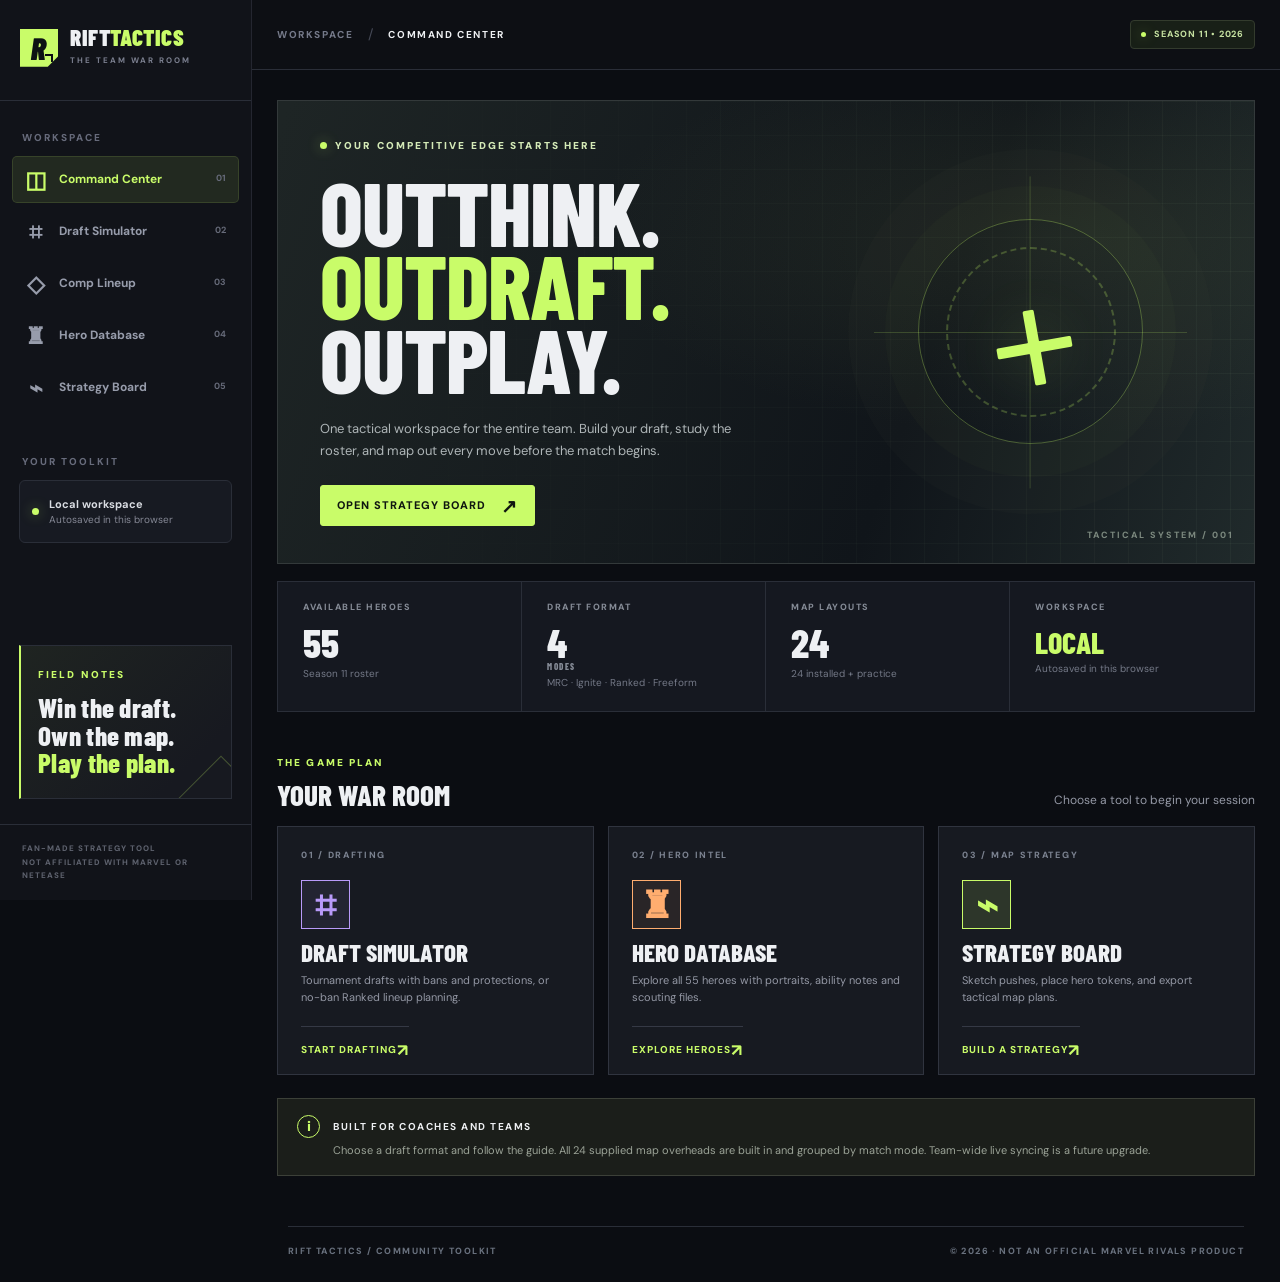
<file: index.html>
<!doctype html>
<html lang="en">
<head>
  <meta charset="UTF-8" />
  <meta name="viewport" content="width=device-width, initial-scale=1.0" />
  <meta name="theme-color" content="#0b0d13" />
  <meta name="description" content="A fan-made team draft and map strategy planning toolkit." />
  <title>Rift Tactics — Team Drafts, Hero Intelligence & Tactical Maps</title>
  <link rel="preconnect" href="https://fonts.googleapis.com" />
  <link rel="preconnect" href="https://fonts.gstatic.com" crossorigin />
  <link href="https://fonts.googleapis.com/css2?family=Barlow+Condensed:wght@500;600;700;800;900&family=DM+Sans:wght@400;500;600;700;800&display=swap" rel="stylesheet" />
  <link rel="stylesheet" href="styles.css" />
</head>
<body>
<div class="app-shell">
  <aside class="sidebar" id="sidebar">
    <div class="brand"><div class="brand-mark"><span>R</span><i></i></div><div class="brand-copy"><strong>RIFT<span>TACTICS</span></strong><small>THE TEAM WAR ROOM</small></div></div>
    <div class="side-section">WORKSPACE</div>
    <nav class="nav-list" aria-label="Main navigation">
      <button class="nav-link active" data-page="overview"><span class="nav-icon">◫</span> Command Center <span class="nav-key">01</span></button>
      <button class="nav-link" data-page="draft"><span class="nav-icon">⌗</span> Draft Simulator <span class="nav-key">02</span></button>
      <button class="nav-link" data-page="comp"><span class="nav-icon">◇</span> Comp Lineup <span class="nav-key">03</span></button>
      <button class="nav-link" data-page="heroes"><span class="nav-icon">♜</span> Hero Database <span class="nav-key">04</span></button>
      <button class="nav-link" data-page="board"><span class="nav-icon">⌁</span> Strategy Board <span class="nav-key">05</span></button>
    </nav>
    <div class="side-section side-section-second">YOUR TOOLKIT</div>
    <div class="side-info"><span class="pulse"></span><div><strong>Local workspace</strong><small>Autosaved in this browser</small></div></div>
    <div class="side-tips"><span class="eyebrow">FIELD NOTES</span><p>Win the draft.<br/>Own the map.<br/><em>Play the plan.</em></p><div class="corner-line"></div></div>
    <div class="sidebar-footer">FAN-MADE STRATEGY TOOL<br/>NOT AFFILIATED WITH MARVEL OR NETEASE</div>
  </aside>

  <main class="main-content">
    <header class="topbar"><div class="topbar-left"><button id="mobileMenu" class="icon-button mobile-menu" aria-label="Toggle menu">☰</button><span class="breadcrumb">WORKSPACE</span><span class="breadcrumb-divider">/</span><strong id="breadcrumbPage">COMMAND CENTER</strong></div><div class="topbar-right"><span class="version-pill"><span></span> SEASON 11 • 2026</span></div></header>

    <section class="page active" id="page-overview">
      <div class="hero-banner"><div class="banner-grid"></div><div class="hero-banner-copy"><div class="eyebrow banner-eyebrow"><span class="status-dot"></span> YOUR COMPETITIVE EDGE STARTS HERE</div><h1>OUTTHINK.<br/><span>OUTDRAFT.</span><br/>OUTPLAY.</h1><p>One tactical workspace for the entire team. Build your draft, study the roster, and map out every move before the match begins.</p><button class="btn lime-btn" data-jump="board">OPEN STRATEGY BOARD <b>↗</b></button></div><div class="banner-decoration"><span class="big-cross">+</span><div class="rings"><div class="inner-ring"></div></div><span class="banner-caption">TACTICAL SYSTEM / 001</span></div></div>
      <div class="stats-strip"><div><span>AVAILABLE HEROES</span><strong id="statHeroes">55</strong><small>Season 11 roster</small></div><div><span>DRAFT FORMAT</span><strong>4<span class="metric-unit"> MODES</span></strong><small>MRC · Ignite · Ranked · Freeform</small></div><div><span>MAP LAYOUTS</span><strong id="statMaps">12</strong><small>24 installed + practice</small></div><div><span>WORKSPACE</span><strong class="stat-green">LOCAL</strong><small>Autosaved in this browser</small></div></div>
      <div class="section-heading"><div><span class="eyebrow">THE GAME PLAN</span><h2>YOUR WAR ROOM</h2></div><span class="muted">Choose a tool to begin your session</span></div>
      <div class="tool-grid"><button class="tool-card" data-jump="draft"><span class="tool-number">01 / DRAFTING</span><div class="tool-symbol tool-symbol-purple">⌗</div><h3>DRAFT SIMULATOR</h3><p>Tournament drafts with bans and protections, or no-ban Ranked lineup planning.</p><div class="tool-footer">START DRAFTING <span>↗</span></div></button><button class="tool-card" data-jump="heroes"><span class="tool-number">02 / HERO INTEL</span><div class="tool-symbol tool-symbol-orange">♜</div><h3>HERO DATABASE</h3><p>Explore all 55 heroes with portraits, ability notes and scouting files.</p><div class="tool-footer">EXPLORE HEROES <span>↗</span></div></button><button class="tool-card" data-jump="board"><span class="tool-number">03 / MAP STRATEGY</span><div class="tool-symbol tool-symbol-lime">⌁</div><h3>STRATEGY BOARD</h3><p>Sketch pushes, place hero tokens, and export tactical map plans.</p><div class="tool-footer">BUILD A STRATEGY <span>↗</span></div></button></div>
      <div class="notice"><span class="notice-icon">i</span><div><strong>BUILT FOR COACHES AND TEAMS</strong><p>Choose a draft format and follow the guide. All 24 supplied map overheads are built in and grouped by match mode. Team-wide live syncing is a future upgrade.</p></div></div>
    </section>

    <section class="page" id="page-draft">
      <div class="page-title-row"><div><span class="eyebrow">MODULE 01 / DRAFT SIMULATOR</span><h1>THE DRAFT ROOM<span class="heading-dot">.</span></h1><p>Practice MRC / Ignite drafts—or build team compositions in Ranked mode without bans.</p></div><div class="page-actions"><button class="btn ghost-btn" id="draftUndo">↶ UNDO</button><button class="btn outline-btn" id="draftReset">RESET DRAFT ↻</button><button class="btn lime-btn" id="draftExport">EXPORT PLAN ⇩</button></div></div>
      <div class="draft-control-panel"><div class="control-group"><label for="draftMode">DRAFT TYPE</label><select id="draftMode"><option value="basic">MRC / Tournament Basic</option><option value="ignite">Ignite / Tournament Advanced</option><option value="ranked">Ranked Lineup Planner · NO BANS</option><option value="free">Freeform practice</option></select></div><div class="control-group"><label for="teamAName">TEAM ALPHA</label><input id="teamAName" maxlength="26" value="TEAM ALPHA" /></div><div class="control-group"><label for="teamBName">TEAM OMEGA</label><input id="teamBName" maxlength="26" value="TEAM OMEGA" /></div></div>
      <div class="draft-tutorial" aria-label="Draft tutorial"><div class="draft-tutorial-top"><div><span class="eyebrow">START HERE / DRAFT SCHOOL</span><h2>HOW BANS &amp; LOCKS WORK</h2><p>You don't need tournament experience. Pick a format above and follow the highlighted action below. Ranked mode has no bans in this planner.</p></div><span class="lesson-tag">BEGINNER FRIENDLY</span></div><div class="tutorial-cards"><div><b class="tutorial-icon red-text">✕</b><strong>BAN</strong><p>Remove a hero from play. In MRC and Ranked the hero is unavailable to both teams; in Ignite the ban targets the opposing team only.</p></div><div><b class="tutorial-icon lime-text">◇</b><strong>LOCK / PROTECT</strong><p>Protect a hero from later bans. It doesn't mean you're forced to play them; it keeps them available for your team.</p></div><div><b class="tutorial-icon blue-text">↳</b><strong>FOLLOW THE ORDER</strong><p>The simulator tells you which team acts next. Choose any available hero below to record that decision. Use Undo or Reset anytime.</p></div></div><div class="format-explainer"><div><strong id="formatGuideTitle">MRC / Tournament Basic</strong><p id="formatGuideDescription"></p><p class="format-detail" id="formatGuideDetail"></p><a id="formatSourceLink" href="https://www.marvelrivals.com/news/20250701/42745_1229373.html" target="_blank" rel="noopener noreferrer">CHECK FORMAT REFERENCE ↗</a></div><div class="format-info"><span class="eyebrow">FULL PICK / BAN SEQUENCE</span><div class="draft-turn-list" id="draftTurnList"></div></div></div></div>
      <div class="draft-status"><span class="eyebrow">CURRENT PHASE</span><div class="draft-status-main"><div><strong id="draftStep">STEP 01 / 10</strong><span id="draftInstruction">TEAM ALPHA · BAN A HERO</span></div><div class="phase-track" id="phaseTrack"></div></div><p id="draftExplanation">Tournament (Basic) follows the official published A/B ban and lock sequence. Locked heroes cannot be banned later.</p></div>
      <div class="draft-teams" id="draftTeams"><article class="draft-team" id="draftTeamA"><div class="team-topline blue"><span class="tag">A / BLUE SIDE</span><strong id="draftTeamALabel">TEAM ALPHA</strong></div><div class="draft-group-label lock-heading">HERO PROTECTIONS <span class="lock-limit">2 MAX</span></div><div class="draft-slots" id="aLocks"></div><div class="draft-group-label ban-label">HERO BANS <span class="ban-limit">3 MAX</span></div><div class="draft-slots ban-slots" id="aBans"></div></article><article class="draft-team" id="draftTeamB"><div class="team-topline red"><span class="tag">B / RED SIDE</span><strong id="draftTeamBLabel">TEAM OMEGA</strong></div><div class="draft-group-label lock-heading">HERO PROTECTIONS <span class="lock-limit">2 MAX</span></div><div class="draft-slots" id="bLocks"></div><div class="draft-group-label ban-label">HERO BANS <span class="ban-limit">3 MAX</span></div><div class="draft-slots ban-slots" id="bBans"></div></article></div>
      <div class="draft-pool-header"><div><span class="eyebrow">HERO SELECTION</span><h2>CHOOSE A HERO <span id="draftCount" class="count-badge">55</span></h2></div><div class="filters"><input type="search" id="draftSearch" placeholder="⌕  Search heroes..." /><select id="draftRole"><option value="All">All roles</option><option value="Vanguard">Vanguard</option><option value="Duelist">Duelist</option><option value="Strategist">Strategist</option><option value="Flex">Flex</option></select></div></div>
      <div id="rankedControls" class="ranked-controls" hidden><span class="eyebrow">NO-BAN TEAM COMPOSITION</span><p>Choose a team, then tap heroes to add or remove them. Each side can have 6 heroes. This is a strategy lineup planner, not the in-game Ranked ban sequence.</p><div class="toggle-cluster"><button class="ranked-side active" data-team="a">🔵 TEAM ALPHA</button><button class="ranked-side" data-team="b">🔴 TEAM OMEGA</button></div></div>
      <div id="freeformControls" class="freeform-controls" hidden><span>FREEFORM ACTION</span><div class="toggle-cluster"><button class="choice active" data-team="a" data-action="BAN">A · BAN</button><button class="choice" data-team="a" data-action="LOCK">A · LOCK</button><button class="choice" data-team="b" data-action="BAN">B · BAN</button><button class="choice" data-team="b" data-action="LOCK">B · LOCK</button></div><small>Click a selected hero again to remove it.</small></div>
      <div class="draft-pool-tip" id="draftPoolTip">Tap a hero card to add it to the current draft. Tap the <strong>i</strong> button on a card to view that hero’s abilities.</div><div class="hero-pool" id="draftGrid"></div>
    </section>

    <section class="page" id="page-comp">
      <div class="page-title-row"><div><span class="eyebrow">MODULE 02 / COMP LINEUP</span><h1>BUILD YOUR LINEUP<span class="heading-dot">.</span></h1><p>Choose six heroes for each team, alongside the bans and saves from Draft Simulator.</p></div><div class="page-actions"><button class="btn ghost-btn" id="clearCompLineups">CLEAR BOTH</button><button class="btn lime-btn" id="compExport">EXPORT PLAN ⇩</button></div></div>
      <div class="comp-workspace">
        <div class="comp-side-panel">
          <div class="comp-team-switch" id="compTeamSwitch"><button class="active" data-team="a"><span>1</span> TEAM ALPHA</button><button data-team="b"><span>2</span> TEAM OMEGA</button></div>
          <div class="comp-active-banner"><span>NOW BUILDING</span><strong id="compActiveTeam">TEAM ALPHA</strong><small id="compPickCount">0 / 6 HEROES</small></div>
          <div class="comp-selected-list" id="compSelectedList"></div>
          <button class="btn ghost-btn clear-team-btn" id="clearCompTeam">CLEAR ACTIVE TEAM</button>
        </div>
        <div class="comp-main-panel">
          <div class="comp-summary" id="compSummary"></div>
          <div class="draft-pool-header comp-pool-header"><div><span class="eyebrow">HERO ROSTER</span><h2>PICK YOUR HEROES <span id="compCount" class="count-badge">55</span></h2></div><div class="filters"><input type="search" id="compSearch" placeholder="⌕  Search heroes..." /><select id="compRole"><option value="All">All roles</option><option value="Vanguard">Vanguard</option><option value="Duelist">Duelist</option><option value="Strategist">Strategist</option><option value="Flex">Flex</option></select></div></div>
          <div class="comp-pick-instruction" id="compPickInstruction">Tap a hero to add it to Team Alpha. Tap an added hero again to remove it.</div>
          <div class="hero-pool" id="compGrid"></div>
        </div>
      </div>
    </section>

    <section class="page" id="page-heroes">
      <div class="page-title-row"><div><span class="eyebrow">MODULE 02 / HERO INTELLIGENCE</span><h1>HERO DATABASE<span class="heading-dot">.</span></h1><p>Study role strengths, signature abilities and your team's custom scouting notes.</p></div><div class="roster-count"><b>55</b><span>PLAYABLE HEROES<br/>SEASON 11</span></div></div>
      <div class="intel-head"><div class="hero-search"><span>⌕</span><input type="search" id="heroSearch" placeholder="Search the hero database..." /></div><div class="role-pills" id="heroRolePills"><button data-role="All" class="active">ALL <span>55</span></button><button data-role="Vanguard">VANGUARDS <span>14</span></button><button data-role="Duelist">DUELISTS <span>27</span></button><button data-role="Strategist">STRATEGISTS <span>13</span></button><button data-role="Flex">FLEX <span>1</span></button></div></div>
      <div class="hero-database-grid" id="heroDatabase"></div>
      <div class="roster-footer">All 55 heroes include role, playstyle, and portrait links. Selected signature abilities have original short descriptions; use each profile’s Full Ability Guide for the comprehensive and latest move list. Portrait images require an internet connection.</div>
    </section>

    <section class="page" id="page-board">
      <div class="page-title-row board-title-row"><div><span class="eyebrow">MODULE 03 / TACTICAL PLANNING</span><h1>STRATEGY BOARD<span class="heading-dot">.</span></h1><p>Map your routes, position your roster, and export the call sheet.</p></div><div class="page-actions"><button class="btn ghost-btn" id="boardUndo">↶ UNDO</button><label class="export-format-label" for="imageFormat">DISCORD EXPORT <select id="imageFormat"><option value="jpeg">JPG · Smaller file</option><option value="png">PNG · Highest quality</option></select></label><button class="btn outline-btn" id="boardDownload" disabled>⇩ EXPORT IMAGE</button></div></div>
      <div class="board-top-controls"><div class="control-group"><label for="mapMode">GAME MODE</label><select id="mapMode"><option value="Convergence">Convergence · 5 layouts</option><option value="Convoy">Convoy · 5 layouts</option><option value="Domination">Domination · 14 objective layouts</option><option value="Practice">Practice</option></select></div><div class="control-group map-select-group"><label for="mapSelect">MAP / OBJECTIVE LAYOUT</label><select id="mapSelect"></select></div><div class="control-group"><label for="boardPhase">PLAN / PHASE</label><select id="boardPhase"><option value="Opening attack">Opening attack</option><option value="First objective">First objective</option><option value="Second objective">Second objective</option><option value="Final push">Final push</option><option value="Defensive hold">Defensive hold</option><option value="Retake">Retake</option></select></div><div class="upload-inline legacy-upload" hidden><input type="file" accept="image/png,image/jpeg,image/webp" id="mapUpload" hidden /><button id="removeMapImage" hidden>Use bundled map</button></div></div>
      <div class="map-library-tip"><strong>YOUR MAP LIBRARY</strong><span><strong>24 installed layouts</strong> from your Rival_Maps.zip, including each Domination capture point. Choose a mode and layout above. Tokens, arrows and notes save separately for every layout.</span></div><div class="board-shell"><div class="board-main"><div class="board-toolbar"><div class="tool-buttons" id="boardTools"><button class="board-tool active" data-tool="select" title="Select / move token (V)"><span>⌖</span><small>MOVE</small></button><button class="board-tool" data-tool="pen" title="Freehand pen (P)"><span>✎</span><small>DRAW</small></button><button class="board-tool" data-tool="arrow" title="Arrow (A)"><span>↗</span><small>ARROW</small></button><button class="board-tool" data-tool="circle" title="Area marker (C)"><span>◯</span><small>AREA</small></button><button class="board-tool" data-tool="eraser" title="Remove item (E)"><span>⌫</span><small>ERASE</small></button></div><div class="board-options"><div class="colors" id="brushColors"><button class="swatch active" data-color="#c7f964" style="--swatch:#c7f964" aria-label="Lime"></button><button class="swatch" data-color="#68bcff" style="--swatch:#68bcff" aria-label="Blue"></button><button class="swatch" data-color="#ff6b69" style="--swatch:#ff6b69" aria-label="Red"></button><button class="swatch" data-color="#ffffff" style="--swatch:#ffffff" aria-label="White"></button></div><label class="brush-size">SIZE <input type="range" id="brushSize" min="2" max="13" value="5" /></label><button id="clearBoard" class="clear-button">CLEAR MARKS ↻</button></div></div>
      <div class="canvas-viewport" id="canvasViewport"><div class="stage" id="boardStage"><canvas id="boardCanvas" width="1100" height="680" aria-label="Interactive tactical strategy map"></canvas></div></div>
      <div class="board-bottom"><div><span class="board-map-title" id="mapLabel">PRACTICE ARENA</span><span id="mapTypeTag" class="map-mode-tag">CONTROL</span><span class="schematic-warning" id="schematicWarning">PRACTICE SCHEMATIC — PICK A REAL LAYOUT ABOVE</span></div><div class="zoom-controls"><button id="zoomOut">−</button><span id="zoomLabel">100%</span><button id="zoomIn">+</button><button id="zoomReset" aria-label="Reset zoom">↺</button></div></div></div>
      <aside class="board-side"><div class="board-side-head"><span class="eyebrow">SQUAD POSITIONING</span><h3>HERO TOKENS</h3><p>Tap a portrait, then tap the map to place it. Use Move to drag tokens with a mouse or finger.</p></div><div class="side-choice"><button class="active" id="allySide" data-side="ally"><span class="side-dot ally-dot"></span> ALLIES</button><button id="enemySide" data-side="enemy"><span class="side-dot enemy-dot"></span> OPPONENTS</button></div><div class="board-search-wrap"><input type="search" id="tokenSearch" placeholder="⌕  Find hero to place" /></div><div class="token-list" id="tokenList"></div><div class="board-note-area"><label for="strategyNotes">COACH'S NOTES</label><textarea id="strategyNotes" rows="5" placeholder="Entry timing, ult combos, flank route, target priority..."></textarea><small>Stored with this map in your browser.</small></div><button class="btn lime-btn side-export" id="boardSave">SAVE TO BROWSER <b>✓</b></button></aside></div>
      <div class="board-help"><div><strong>01 · PLACE</strong><p>Choose an ally or enemy portrait, then tap anywhere on the board.</p></div><div><strong>02 · SKETCH</strong><p>Draw attack routes, arrows and zones in four different colors.</p></div><div><strong>03 · SHARE</strong><p>Export a JPG (smaller) or PNG (lossless) that uploads like a normal Discord image.</p></div></div>
    </section>
    <footer class="main-footer">RIFT TACTICS / COMMUNITY TOOLKIT <span>© 2026 · NOT AN OFFICIAL MARVEL RIVALS PRODUCT</span></footer>
  </main>
</div>
<div class="modal-overlay" id="heroModal" hidden><article class="hero-modal" role="dialog" aria-modal="true" aria-labelledby="modalName"><div class="modal-head"><span class="eyebrow">HERO INTELLIGENCE FILE</span><button class="modal-close" id="closeModal" aria-label="Close hero details">✕</button></div><div id="modalBody"></div></article></div>
<div id="toast" class="toast" role="status" aria-live="polite"></div>
<script src="data.js"></script><script src="app.js"></script>
</body>
</html>
</file>
<file: styles.css>
:root{--bg:#0b0d12;--sidebar:#111319;--panel:#151820;--panel-light:#1b1e27;--line:#2a2e38;--text:#eef0f3;--muted:#9498a5;--dim:#626775;--lime:#c9fc69;--lime-soft:rgba(201,252,105,.12);--blue:#62b8ff;--red:#ff6a77;--orange:#ffad6f;--purple:#b99afa;--display:'Barlow Condensed',Impact,'Arial Narrow',sans-serif;--body:'DM Sans',Arial,sans-serif}
*{box-sizing:border-box}html{scroll-behavior:smooth}body{margin:0;background:var(--bg);font:14px/1.5 var(--body);color:var(--text)}button,input,select,textarea{font:inherit}button{cursor:pointer}button:focus-visible,input:focus-visible,select:focus-visible,textarea:focus-visible{outline:2px solid var(--lime);outline-offset:2px}button:disabled{opacity:.42;cursor:not-allowed}a{color:var(--lime)}.app-shell{display:flex;min-height:100vh}.sidebar{width:252px;min-width:252px;background:var(--sidebar);border-right:1px solid #242630;min-height:100vh;position:fixed;top:0;bottom:0;left:0;display:flex;flex-direction:column;z-index:30}.brand{display:flex;align-items:center;gap:12px;padding:27px 20px 31px;border-bottom:1px solid var(--line)}.brand-mark{width:38px;height:38px;background:var(--lime);color:#0c1213;display:grid;place-items:center;position:relative;clip-path:polygon(0 0,100% 0,100% 73%,73% 100%,0 100%)}.brand-mark span{font:900 31px/1 var(--display);transform:skew(-8deg)}.brand-mark i{width:8px;height:8px;border-right:2px solid var(--bg);border-top:2px solid var(--bg);position:absolute;right:5px;bottom:5px}.brand-copy strong{display:block;font:900 23px/.9 var(--display);letter-spacing:.6px}.brand-copy strong span{color:var(--lime)}.brand-copy small{color:#7c8090;font:700 8px/1 var(--body);letter-spacing:2px}.side-section{padding:30px 22px 12px;font:800 10px var(--body);color:#676b7b;letter-spacing:2px}.side-section-second{padding-top:44px}.nav-list{padding:0 12px;display:flex;flex-direction:column;gap:5px}.nav-link{border:1px solid transparent;background:transparent;color:#979cab;display:flex;align-items:center;padding:11px 12px;gap:13px;text-align:left;font-weight:700;font-size:12px;border-radius:5px;transition:.18s}.nav-link:hover{background:#21242c;color:#fff}.nav-link.active{background:rgba(201,252,105,.095);color:var(--lime);border-color:rgba(201,252,105,.12)}.nav-icon{width:21px;text-align:center;font:600 23px/1 var(--display)}.nav-key{margin-left:auto;font-size:9px;color:#676b7a}.side-info{margin:0 19px;display:flex;gap:10px;align-items:center;border:1px solid var(--line);border-radius:6px;background:#171a22;padding:15px 12px}.side-info strong,.side-info small{display:block}.side-info strong{font-size:11px;color:#d9dce2}.side-info small{font-size:10px;color:#858895}.pulse,.status-dot,.version-pill>span{width:7px;height:7px;border-radius:50%;background:var(--lime);box-shadow:0 0 13px rgba(201,252,105,.4);flex:none}.side-tips{margin:auto 19px 25px;border:1px solid var(--line);border-left:2px solid var(--lime);padding:17px;background:linear-gradient(135deg,#1f2421 0,#171920 80%);position:relative;overflow:hidden}.side-tips p{font:800 27px/1.03 var(--display);margin:10px 0 4px;letter-spacing:.3px}.side-tips em{font-style:normal;color:var(--lime)}.corner-line{width:60px;height:60px;position:absolute;right:-20px;bottom:-30px;border:1px solid rgba(201,252,105,.25);transform:rotate(45deg)}.sidebar-footer{border-top:1px solid var(--line);padding:17px 22px;color:#5e626e;font-size:8px;line-height:1.7;letter-spacing:1px;font-weight:800}.main-content{margin-left:252px;min-width:0;flex:1;display:flex;flex-direction:column}.topbar{height:70px;min-height:70px;display:flex;align-items:center;justify-content:space-between;gap:10px;padding:0 36px;border-bottom:1px solid var(--line);background:rgba(14,16,22,.95);position:sticky;top:0;z-index:15;backdrop-filter:blur(12px)}.topbar-left,.topbar-right{display:flex;align-items:center;gap:15px}.breadcrumb{font-weight:800;letter-spacing:1.6px;font-size:10px;color:#747989}.breadcrumb-divider{color:#454956}.topbar-left strong{font-size:10px;letter-spacing:1.6px}.version-pill{border:1px solid #333b2d;background:#181f17;padding:7px 10px;border-radius:4px;font-size:9px;color:#c5e1a0;font-weight:800;letter-spacing:.8px;white-space:nowrap;display:flex;gap:8px;align-items:center}.version-pill>span{width:5px;height:5px}.utility-button,.icon-button{border:1px solid var(--line);background:#191c23;color:#b9bec8;padding:8px 12px;border-radius:4px;font-weight:800;font-size:11px}.utility-button:hover,.icon-button:hover{border-color:#68744c;color:#fff}.utility-primary{background:var(--lime);color:#0a0d12;border-color:var(--lime)}.utility-primary:hover{color:#0a0d12;background:#d8ff92}.mobile-menu{display:none}.page{display:none;padding:30px 36px 50px;max-width:1620px;width:100%;margin:0 auto;animation:appear .2s ease}.page.active{display:block}@keyframes appear{from{opacity:.5;transform:translateY(3px)}to{opacity:1;transform:none}}.eyebrow{color:var(--lime);letter-spacing:2.1px;font-size:10px;font-weight:900}.muted{font-size:12px;color:var(--muted)}h1,h2,h3,p{margin-top:0}h1,h2,h3{font-family:var(--display)}h1{font-size:53px;line-height:.94;font-weight:800;letter-spacing:.2px;margin:12px 0}h2{font-size:29px;line-height:1;margin:8px 0 0;font-weight:800}h3{font-size:24px;font-weight:800;line-height:1.05}.heading-dot{color:var(--lime)}.hero-banner{min-height:380px;border:1px solid #33393a;position:relative;display:flex;align-items:stretch;overflow:hidden;background:radial-gradient(ellipse at 80% 30%,rgba(99,112,66,.18),transparent 43%),linear-gradient(110deg,#1e2525 1%,#10151a 65%,#202a2b)}.banner-grid{position:absolute;inset:0;background-image:linear-gradient(rgba(220,255,200,.04) 1px,transparent 1px),linear-gradient(90deg,rgba(220,255,200,.04) 1px,transparent 1px);background-size:34px 34px;mask-image:linear-gradient(90deg,transparent,#000)}.hero-banner-copy{position:relative;z-index:1;padding:37px 42px 37px;max-width:610px}.banner-eyebrow{color:#d4eab7;display:flex;align-items:center;gap:8px}.hero-banner h1{font-size:clamp(64px,7vw,100px);line-height:.82;letter-spacing:-1px;margin:22px 0 23px}.hero-banner h1 span{color:var(--lime)}.hero-banner p{max-width:445px;color:#aeb5b7;font-size:13px;line-height:1.7;margin-bottom:22px}.btn{border-radius:3px;border:1px solid var(--line);font:800 11px var(--body);letter-spacing:1px;min-height:38px;padding:10px 16px;display:inline-flex;align-items:center;justify-content:center;gap:15px;white-space:nowrap}.btn b{font:800 19px/1 var(--display)}.lime-btn{background:var(--lime);color:#0f1610;border-color:var(--lime)}.lime-btn:hover{background:#daffa2}.ghost-btn{background:#1b1e26;color:#ddd;border-color:#323541}.ghost-btn:hover{background:#272b33}.outline-btn{background:transparent;color:#d9dde4;border-color:#545969}.outline-btn:hover{border-color:var(--lime);color:var(--lime)}.banner-decoration{flex:1;min-width:260px;position:relative;display:grid;place-items:center}.rings{width:290px;height:290px;border:1px solid rgba(200,252,105,.3);border-radius:50%;display:grid;place-items:center;box-shadow:0 0 0 33px rgba(156,194,103,.025),0 0 0 70px rgba(156,194,103,.015);position:relative}.rings:before,.rings:after{content:'';height:1px;width:140%;position:absolute;background:rgba(201,252,105,.18);left:-20%;top:50%}.rings:after{transform:rotate(90deg)}.inner-ring{width:170px;height:170px;border:2px dashed rgba(201,252,105,.24);border-radius:50%}.big-cross{color:var(--lime);font:400 235px/1 var(--display);position:absolute;z-index:1;text-shadow:0 0 55px rgba(201,252,105,.16);transform:rotate(-10deg)}.banner-caption{position:absolute;right:20px;bottom:20px;letter-spacing:2px;color:#7b887e;font-size:9px;font-weight:800}.stats-strip{display:grid;grid-template-columns:repeat(4,1fr);margin-top:17px;border:1px solid var(--line);background:#151820}.stats-strip>div{padding:19px 25px;border-right:1px solid var(--line)}.stats-strip>div:last-child{border-right:0}.stats-strip span:first-child{display:block;letter-spacing:1.5px;font-size:9px;font-weight:800;color:#858b96}.stats-strip strong{display:block;font:800 40px/1 var(--display);margin-top:8px}.stats-strip small{color:#747987;font-size:10px}.stats-strip .metric-unit{font-size:17px;color:#aeb5bd;letter-spacing:0}.stats-strip strong.stat-green{color:var(--lime);font-size:30px;padding-top:5px}.section-heading{display:flex;justify-content:space-between;align-items:end;margin:39px 0 17px}.tool-grid{display:grid;grid-template-columns:repeat(3,1fr);gap:14px}.tool-card{min-height:249px;background:#171a21;border:1px solid #30343f;text-align:left;padding:22px 23px 0;display:flex;flex-direction:column;transition:.18s;overflow:hidden}.tool-card:hover{border-color:var(--lime);transform:translateY(-3px);background:#1b1f25}.tool-number{color:#7b8290;letter-spacing:1.7px;font-weight:800;font-size:9px}.tool-symbol{margin:17px 0 10px;width:49px;height:49px;display:grid;place-items:center;font:700 37px var(--display);border:1px solid currentColor}.tool-symbol-purple{color:var(--purple);background:rgba(181,149,255,.08)}.tool-symbol-orange{color:var(--orange);background:rgba(255,170,110,.08)}.tool-symbol-lime{color:var(--lime);background:var(--lime-soft)}.tool-card h3{font-size:25px;margin:0 0 7px;color:var(--text)}.tool-card p{color:var(--muted);font-size:11px;line-height:1.6;max-width:275px;margin-bottom:17px}.tool-footer{border-top:1px solid #353945;margin-top:auto;padding:15px 0;color:var(--lime);font-size:10px;font-weight:800;letter-spacing:1px;display:flex;justify-content:space-between}.tool-footer span{font-size:17px;line-height:1}.notice{display:flex;gap:13px;padding:16px 19px;border:1px solid #3c4038;background:#1b1e1a;margin-top:23px}.notice-icon{color:var(--lime);display:grid;place-items:center;flex:none;width:23px;height:23px;border-radius:50%;border:1px solid currentColor;font-weight:900}.notice strong{font-size:10px;letter-spacing:1.5px}.notice p{font-size:11px;line-height:1.65;color:#9ba397;margin:5px 0 0}.main-footer{margin:auto 36px 0;padding:18px 0 23px;border-top:1px solid var(--line);font-size:9px;letter-spacing:1.4px;color:#69717e;font-weight:800;display:flex;justify-content:space-between;gap:20px}.page-title-row{display:flex;align-items:end;justify-content:space-between;gap:20px;margin:11px 0 26px}.page-title-row p{font-size:12px;color:var(--muted);margin:10px 0 0}.page-actions{display:flex;gap:9px;align-items:center;flex-wrap:wrap}.draft-control-panel,.board-top-controls{display:flex;gap:14px;align-items:end;background:var(--panel);border:1px solid var(--line);padding:17px;margin-bottom:16px}.control-group{display:flex;flex-direction:column;gap:6px;min-width:0;flex:1}.control-group:first-child{flex:1.45}.control-group label,.board-note-area label{color:#8c92a2;letter-spacing:1.3px;font-size:9px;font-weight:900}.control-group select,.control-group input,.filters input,.filters select,.hero-search input,.board-search-wrap input{width:100%;background:#0f1117;color:#f1f2f4;border:1px solid #343844;border-radius:3px;min-height:39px;padding:0 13px;font-size:12px;outline:none}.control-group input:focus,.control-group select:focus,.filters input:focus,.filters select:focus{border-color:var(--lime)}select{appearance:auto}input::placeholder,textarea::placeholder{color:#6e7280}.draft-status{padding:20px 23px;border:1px solid #44553b;background:linear-gradient(105deg,#222a1c,#1a201b 60%,#15191d);margin-bottom:16px}.draft-status-main{display:flex;justify-content:space-between;gap:25px;align-items:center}.draft-status-main strong{display:block;font:800 29px/1 var(--display);margin:5px 0}.draft-status-main span{font-size:12px;font-weight:800;color:#e3e5df}.phase-track{display:flex;gap:4px;align-items:center}.phase-track span{display:block;width:21px;height:6px;background:#343d34;transform:skew(-20deg)}.phase-track span.done{background:var(--lime)}.phase-track span.current{background:#fff}.draft-status>p{color:#89917f;margin:9px 0 0;font-size:10px}.draft-teams{display:grid;grid-template-columns:1fr 1fr;gap:14px}.draft-team{background:#151821;border:1px solid var(--line);padding:20px}.team-topline{display:flex;justify-content:space-between;align-items:center;border-bottom:1px solid #353b4b;padding-bottom:13px;margin-bottom:15px;gap:10px}.team-topline strong{font:800 25px var(--display);text-transform:uppercase;overflow:hidden;text-overflow:ellipsis;white-space:nowrap}.team-topline .tag{font-size:9px;letter-spacing:1.4px;font-weight:900;white-space:nowrap}.team-topline.blue .tag{color:var(--blue)}.team-topline.red .tag{color:var(--red)}.draft-group-label{display:flex;justify-content:space-between;letter-spacing:1.4px;color:#989eae;font-size:9px;font-weight:900;margin-bottom:8px}.draft-group-label span{color:#5e6473}.ban-label{margin-top:17px}.draft-slots{display:flex;gap:8px;min-height:51px}.draft-slot{border:1px dashed #464b57;background:#1b1e26;flex:1;min-width:0;height:52px;display:flex;align-items:center;justify-content:center;color:#565d6b;font:800 12px var(--display);position:relative;overflow:hidden}.draft-slot.filled{border-style:solid;border-color:#536070;background:#222a32;justify-content:flex-start;padding:6px;gap:7px}.draft-slot .slot-avatar{width:31px;height:36px;flex:none;display:grid;place-items:center;background:#394453;color:white;font:800 14px var(--display)}.draft-slot span.slot-name{font-size:10px;color:#fff;font-weight:800;line-height:1.2;text-transform:uppercase;overflow:hidden;text-overflow:ellipsis}.ban-slots .draft-slot.filled{border-color:#633c44;background:#271d22}.ban-slots .slot-avatar{background:#683f4c}.ban-slots .slot-name{color:#ffb5b5}.draft-pool-header{display:flex;justify-content:space-between;gap:20px;align-items:end;margin-top:32px;margin-bottom:15px}.count-badge{font:800 12px var(--body);vertical-align:middle;display:inline-flex;padding:5px 9px;border:1px solid #414550;color:#b9bec7;position:relative;top:-4px}.filters{display:flex;gap:9px;max-width:390px;width:100%}.filters input{flex:1}.filters select{width:135px}.hero-pool{display:grid;grid-template-columns:repeat(7,minmax(0,1fr));gap:9px}.pool-card{border:1px solid #343946;background:#1a1e28;min-height:110px;padding:8px;position:relative;text-align:left;color:#e4e7ed;display:flex;flex-direction:column;align-items:center;justify-content:center;gap:10px;overflow:hidden;transition:.15s}.pool-card:hover:not(:disabled){border-color:var(--lime);background:#273027}.pool-card.selected{opacity:.44;filter:grayscale(.65)}.pool-card.selected:after{content:attr(data-status);position:absolute;inset:auto 0 0;background:#353a44;text-align:center;font:800 9px var(--body);letter-spacing:1px;padding:4px}.pool-card .avatar{width:46px;height:49px;display:grid;place-items:center;background:linear-gradient(140deg,#47495d,#282b3c);font:800 23px var(--display);clip-path:polygon(10% 0,100% 0,100% 78%,90% 100%,0 100%,0 20%);border:0}.avatar[data-role=Vanguard]{background:linear-gradient(135deg,#294c5c,#283449);color:#8ad0f2}.avatar[data-role=Duelist]{background:linear-gradient(135deg,#674141,#322631);color:#fdb9a2}.avatar[data-role=Strategist]{background:linear-gradient(135deg,#3c5338,#273b35);color:#d0fda9}.avatar[data-role=Flex]{background:linear-gradient(135deg,#5c466e,#2b2b41);color:#dcc1ff}.pool-card .pool-name{font-size:10px;text-transform:uppercase;font-weight:800;letter-spacing:.3px;text-align:center;line-height:1.2}.pool-role-tag{position:absolute;top:6px;right:7px;color:#71798b;font-size:8px;font-weight:900}.freeform-controls{display:flex;align-items:center;gap:16px;border:1px solid #3f3a31;background:#221e1c;padding:11px 16px;margin-bottom:12px;flex-wrap:wrap}.freeform-controls[hidden]{display:none}.freeform-controls>span{font-size:10px;font-weight:900;letter-spacing:1px}.freeform-controls small{color:#8e919a;margin-left:auto}.toggle-cluster{display:flex;gap:4px}.choice{border:1px solid #3a3d44;background:#191b22;color:#a5aab4;padding:8px 11px;font-weight:900;font-size:9px}.choice.active{border-color:var(--lime);color:var(--lime);background:#2a3322}.roster-count{display:flex;gap:10px;align-items:center;border-left:2px solid var(--lime);padding:5px 0 5px 16px}.roster-count b{font:800 54px/.9 var(--display)}.roster-count span{font-size:9px;font-weight:900;color:var(--muted);letter-spacing:1px}.intel-head{display:flex;gap:13px;align-items:center;justify-content:space-between;margin-bottom:19px}.hero-search{position:relative;flex:1;max-width:345px}.hero-search span{position:absolute;left:12px;top:2px;font-size:24px;color:var(--muted)}.hero-search input{padding-left:36px;height:44px}.role-pills{display:flex;gap:6px;flex-wrap:wrap}.role-pills button{border:1px solid #353945;background:#191c23;color:#a8aebb;font-size:9px;font-weight:900;letter-spacing:.5px;padding:13px 10px}.role-pills button.active{background:var(--lime);border-color:var(--lime);color:#151b12}.role-pills span{opacity:.6;padding-left:3px}.hero-database-grid{display:grid;grid-template-columns:repeat(5,minmax(0,1fr));gap:12px}.database-card{border:1px solid #343944;background:linear-gradient(150deg,#20242e,#161a21);text-align:left;min-height:184px;padding:16px;position:relative;overflow:hidden;display:flex;flex-direction:column;align-items:flex-start;color:var(--text);transition:.15s}.database-card:hover{border-color:var(--lime);transform:translateY(-2px)}.database-card:before{content:'';position:absolute;right:-18px;top:-20px;width:95px;height:95px;border:1px solid #303644;transform:rotate(45deg)}.database-card .avatar{width:57px;height:63px;font-size:31px;margin:6px 0 14px}.database-card h3{font-size:23px;line-height:1;max-width:100%;margin:0 0 6px}.database-card .role-label{font-size:9px;font-weight:900;letter-spacing:1.3px;color:#98a2b3}.database-card .details-link{font-size:9px;color:var(--lime);font-weight:900;letter-spacing:1px;margin-top:auto;padding-top:12px}.database-card .details-link:after{content:'  ↗'}.roster-footer{margin:25px 0;color:#7b8290;font-size:11px}.modal-overlay{position:fixed;inset:0;background:rgba(0,0,0,.74);z-index:100;display:grid;place-items:center;padding:20px;backdrop-filter:blur(4px)}.modal-overlay[hidden]{display:none}.hero-modal{background:#161b23;border:1px solid #59604f;width:min(560px,95vw);max-height:90vh;overflow:auto;padding:23px}.modal-head{display:flex;justify-content:space-between;align-items:center}.modal-close{border:1px solid #484e58;background:#1c212c;color:#e8ebef;width:31px;height:31px}.modal-identity{display:flex;align-items:center;gap:17px;margin:15px 0 20px;border-bottom:1px solid #353a45;padding-bottom:19px}.modal-identity .avatar{width:80px;height:90px;font-size:42px;flex:none}.modal-identity h2{font-size:40px;margin:7px 0 3px}.modal-identity p{font-size:11px;letter-spacing:1px;color:var(--muted);margin:0;text-transform:uppercase;font-weight:800}.modal-subhead{font:800 21px var(--display);margin:20px 0 8px}.modal-description{font-size:13px;color:#adb4c1;line-height:1.7}.abilities-list{display:flex;flex-direction:column;gap:8px}.ability{border:1px solid #303742;background:#1c222c;padding:12px 14px}.ability strong{font-size:11px;letter-spacing:.4px}.ability p{font-size:12px;color:#a0a8b4;margin:5px 0 0}.unverified{padding:12px 14px;background:#242424;color:#a9a79c;border-left:2px solid #888273;font-size:12px}.modal-notes{width:100%;min-height:85px;resize:vertical;background:#0f1319;border:1px solid #3e454f;color:#eee;padding:13px;margin:7px 0;font-size:12px}.modal-actions{display:flex;justify-content:space-between;align-items:center;gap:12px;margin-top:12px}.official-link{font-size:11px}.board-title-row{margin-bottom:22px}.board-top-controls{padding:14px 16px}.board-top-controls .control-group{flex:1}.board-top-controls .control-group:first-child{flex:1.3}.upload-inline{display:flex;align-items:center;gap:10px}.upload-button{font-size:9px}.text-action{border:0;background:none;color:#8a8f9e;font-size:10px;text-decoration:underline}.board-shell{display:grid;grid-template-columns:minmax(0,1fr) 246px;border:1px solid var(--line);background:var(--panel);min-height:630px}.board-main{min-width:0;display:flex;flex-direction:column}.board-toolbar{min-height:67px;border-bottom:1px solid var(--line);display:flex;align-items:center;justify-content:space-between;gap:10px;padding:8px 14px}.tool-buttons,.board-options{display:flex;align-items:center;gap:5px}.board-tool{border:1px solid transparent;background:transparent;color:#b4bdc9;width:48px;height:49px;display:flex;flex-direction:column;justify-content:center;align-items:center;gap:1px}.board-tool span{font:800 23px/1 var(--display)}.board-tool small{font-size:8px;font-weight:900;letter-spacing:.5px}.board-tool:hover{background:#242a31}.board-tool.active{color:var(--lime);border-color:#566a43;background:#283020}.board-options{gap:15px}.colors{display:flex;gap:6px}.swatch{width:16px;height:16px;padding:0;border-radius:50%;background:var(--swatch);border:2px solid transparent;box-shadow:0 0 0 1px #444}.swatch.active{box-shadow:0 0 0 2px #fff}.brush-size{display:flex;gap:5px;align-items:center;color:#777e8d;font-size:9px;font-weight:900}.brush-size input{width:61px;accent-color:var(--lime)}.clear-button{background:transparent;border:none;color:#a0a6b0;font-weight:800;font-size:9px;letter-spacing:.3px}.clear-button:hover{color:var(--red)}.canvas-viewport{background:#0d1017;flex:1;overflow:auto;position:relative;display:flex;align-items:flex-start;justify-content:flex-start}.stage{position:relative;width:100%;flex:none;aspect-ratio:1100/680;min-width:0;touch-action:none}.stage canvas{position:absolute;display:block;width:100%;height:100%;inset:0;cursor:crosshair;touch-action:none}.stage canvas.move-cursor{cursor:grab}.stage canvas.dragging{cursor:grabbing}.board-bottom{min-height:49px;display:flex;justify-content:space-between;align-items:center;gap:10px;border-top:1px solid var(--line);padding:8px 14px;flex-wrap:wrap}.board-bottom>div:first-child{display:flex;align-items:center;gap:9px;flex-wrap:wrap}.board-map-title{font-size:10px;font-weight:900;letter-spacing:1.2px}.map-mode-tag{color:#b8bcce;font-size:8px;font-weight:900;letter-spacing:1px;border:1px solid #454959;padding:3px 6px}.schematic-warning{font-size:8px;font-weight:900;letter-spacing:.35px;color:#928b6b}.zoom-controls{display:flex;align-items:center;gap:3px}.zoom-controls button{border:1px solid #3d434d;background:#1c2029;color:#ddd;width:24px;height:25px}.zoom-controls span{width:43px;text-align:center;font-size:9px;font-weight:900;color:#a4a9b3}.board-side{border-left:1px solid var(--line);display:flex;flex-direction:column;min-width:0}.board-side-head{padding:18px 16px 12px}.board-side-head h3{font-size:24px;margin:6px 0}.board-side-head p{font-size:11px;color:#878f9b;line-height:1.55;margin:0}.side-choice{display:grid;grid-template-columns:1fr 1fr;padding:0 13px;gap:6px}.side-choice button{display:flex;justify-content:center;align-items:center;gap:6px;background:#1a1e27;color:#8c929d;border:1px solid #353945;padding:10px 4px;font-size:9px;font-weight:900;letter-spacing:.4px}.side-choice button.active{border-color:#6a767b;color:#fff;background:#282d39}.side-dot{width:8px;height:8px;border-radius:2px;flex:none}.ally-dot{background:var(--blue)}.enemy-dot{background:var(--red)}.board-search-wrap{padding:12px 13px}.board-search-wrap input{min-height:36px}.token-list{padding:0 13px 10px;min-height:180px;max-height:250px;overflow:auto;display:grid;align-content:start;grid-template-columns:repeat(3,1fr);gap:6px}.token-item{border:1px solid #3a424e;background:#232834;min-width:0;padding:5px 3px;color:#b4bcca;display:flex;flex-direction:column;align-items:center;gap:3px;min-height:62px}.token-item:hover,.token-item.active{border-color:var(--lime);color:#fff;background:#313a2e}.token-item .mini-avatar{width:28px;height:27px;display:grid;place-items:center;font:800 14px var(--display);background:#3d4b59;color:#ddd}.token-item span:last-child{font-size:8px;text-align:center;line-height:1.2;max-width:100%;overflow-wrap:anywhere}.board-note-area{border-top:1px solid var(--line);padding:14px 13px 9px;margin-top:auto}.board-note-area label{display:block;margin-bottom:8px}.board-note-area textarea{background:#10141b;border:1px solid #353b46;color:#e1e6ec;padding:11px;width:100%;resize:vertical;font-size:11px}.board-note-area small{font-size:9px;color:#747c88}.side-export{margin:12px 13px 15px;width:calc(100% - 26px);font-size:10px}.board-help{display:grid;grid-template-columns:repeat(3,1fr);border:1px solid var(--line);margin-top:18px}.board-help>div{padding:17px 20px;border-right:1px solid var(--line)}.board-help>div:last-child{border:0}.board-help strong{font-size:10px;letter-spacing:1px;color:var(--lime)}.board-help p{font-size:11px;color:#848d9b;line-height:1.6;margin:7px 0 0}.toast{position:fixed;z-index:200;right:24px;bottom:24px;padding:12px 18px;background:#c9fc69;color:#172110;border:1px solid #edffce;font-size:12px;font-weight:800;border-radius:3px;transform:translateY(80px);opacity:0;pointer-events:none;transition:.2s;max-width:360px}.toast.show{transform:none;opacity:1}
@media(max-width:1370px){.hero-pool{grid-template-columns:repeat(6,minmax(0,1fr))}.hero-database-grid{grid-template-columns:repeat(4,minmax(0,1fr))}.banner-decoration{min-width:200px}.rings{width:225px;height:225px}.big-cross{font-size:200px}.board-shell{grid-template-columns:minmax(0,1fr) 220px}.board-options{gap:8px}.page{padding-left:25px;padding-right:25px}.topbar{padding:0 25px}}
@media(max-width:1100px){.sidebar{width:218px;min-width:218px}.main-content{margin-left:218px}.brand-copy strong{font-size:20px}.hero-banner-copy{padding:32px}.hero-banner h1{font-size:75px}.banner-decoration{opacity:.6;position:absolute;right:5px;inset-block:0}.hero-banner-copy{max-width:625px}.tool-grid{gap:10px}.tool-card{padding:17px 15px 0}.hero-pool{grid-template-columns:repeat(5,minmax(0,1fr))}.hero-database-grid{grid-template-columns:repeat(3,minmax(0,1fr))}.board-shell{grid-template-columns:minmax(0,1fr)}.board-side{border-left:0;border-top:1px solid var(--line);display:grid;grid-template-columns:repeat(2,minmax(0,1fr));align-items:start}.board-side-head{grid-column:1}.side-choice{grid-column:2;margin-top:24px}.board-search-wrap{grid-column:1;grid-row:2}.token-list{grid-column:1;grid-row:3;max-height:150px;grid-template-columns:repeat(5,1fr)}.board-note-area{grid-column:2;grid-row:2/4;border-top:0;padding-top:12px}.side-export{grid-column:2;margin-top:0}.board-top-controls{flex-wrap:wrap}.upload-inline{width:100%}}
@media(max-width:820px){.sidebar{transform:translateX(-100%);width:255px;min-width:255px;transition:transform .2s;box-shadow:10px 0 35px #0008}.sidebar.open{transform:translateX(0)}.main-content{margin-left:0}.mobile-menu{display:block}.topbar{height:61px;min-height:61px;padding:0 17px}.page{padding:22px 17px 35px}.main-footer{margin:0 17px 0}.topbar-right{gap:7px}.version-pill{display:none}.hero-banner{min-height:340px}.banner-decoration{opacity:.4}.tool-card{min-height:235px}.hero-pool{grid-template-columns:repeat(6,minmax(0,1fr))}}
@media(max-width:650px){.hero-banner h1{font-size:65px}.hero-banner-copy{padding:27px 23px}.hero-banner{min-height:330px}.hero-banner p{font-size:12px}.banner-decoration{right:-120px;opacity:.25}.topbar-right .utility-button span{display:none}.breadcrumb{display:none}.page-title-row{align-items:start;flex-direction:column}.page-title-row h1{font-size:44px}.stats-strip{grid-template-columns:1fr 1fr}.stats-strip>div:nth-child(2){border-right:0}.stats-strip>div:nth-child(-n+2){border-bottom:1px solid var(--line)}.stats-strip>div{padding:17px}.tool-grid{grid-template-columns:1fr}.tool-card{min-height:220px}.section-heading{align-items:start;gap:9px}.section-heading .muted{max-width:110px;text-align:right}.draft-control-panel{flex-direction:column;align-items:stretch}.draft-teams{grid-template-columns:1fr}.draft-pool-header{align-items:stretch;flex-direction:column;gap:12px}.filters{max-width:100%}.hero-pool{grid-template-columns:repeat(3,minmax(0,1fr))}.pool-card{min-height:106px}.hero-database-grid{grid-template-columns:repeat(2,minmax(0,1fr))}.intel-head{align-items:stretch;flex-direction:column}.hero-search{max-width:100%}.role-pills button{flex:1;padding:10px 8px}.roster-count{display:none}.board-top-controls{flex-direction:column;align-items:stretch}.board-toolbar{flex-direction:column;align-items:stretch}.tool-buttons{justify-content:space-around}.board-options{justify-content:space-between}.canvas-viewport{min-height:220px}.stage{min-width:0}.board-side{display:flex}.board-side-head,.side-choice,.board-search-wrap,.token-list,.board-note-area,.side-export{grid-column:auto;grid-row:auto}.side-choice{margin-top:0}.token-list{grid-template-columns:repeat(5,1fr);max-height:170px}.board-note-area{border-top:1px solid var(--line)}.board-help{grid-template-columns:1fr}.board-help>div{border-right:0;border-bottom:1px solid var(--line)}.board-help>div:last-child{border-bottom:0}.main-footer{flex-direction:column;gap:3px}.phase-track span{width:13px}.draft-status-main strong{font-size:23px}.draft-status-main span{font-size:10px}.draft-slots{gap:5px}.draft-team{padding:14px}.draft-slot .slot-avatar{width:23px;height:28px;font-size:11px}.draft-slot{height:48px}.draft-slot span.slot-name{font-size:8px}.freeform-controls small{margin-left:0}}

/* v2 · draft school, format details, and map library controls */
.draft-tutorial{margin:16px 0 18px;padding:22px;background:linear-gradient(120deg,#172021,#15171e 65%);border:1px solid #384a41;border-radius:9px}
.draft-tutorial-top{display:flex;gap:20px;justify-content:space-between;align-items:start;margin-bottom:17px}
.draft-tutorial h2{font:900 29px/1 var(--display);letter-spacing:.5px;margin:5px 0 8px;color:#f4f8f5}
.draft-tutorial-top p{color:#b1b9b9;margin:0;max-width:620px;font-size:12px}
.lesson-tag{white-space:nowrap;border:1px solid #6c8c5b;background:rgba(201,252,105,.08);color:var(--lime);padding:6px 9px;font-size:10px;font-weight:900;letter-spacing:1px;border-radius:4px}
.tutorial-cards{display:grid;grid-template-columns:repeat(3,minmax(0,1fr));gap:10px}
.tutorial-cards>div{background:rgba(11,16,23,.75);border:1px solid #30383a;padding:16px;border-radius:6px;min-height:130px}
.tutorial-cards strong{font-size:13px;font-weight:900;letter-spacing:.5px;display:block;margin-top:3px}
.tutorial-cards p{color:#acb7bb;font-size:12px;line-height:1.6;margin:6px 0 0}
.tutorial-icon{font:900 20px var(--display)}.red-text{color:#ff697a}.lime-text{color:#c9fc69}.blue-text{color:#7bc5ff}
.format-explainer{margin-top:14px;display:grid;grid-template-columns:.95fr 1.2fr;gap:16px;border-top:1px solid #2e3c3e;padding-top:16px}
.format-explainer>div>strong{display:block;color:#f6f8f1;font-weight:900;margin-bottom:5px}.format-explainer p{color:#c3ced1;margin:0 0 6px;font-size:12px;line-height:1.6}.format-explainer p.format-detail{color:#8f9b9f;font-size:11px}
#formatSourceLink{display:inline-flex;margin-top:9px;font-size:11px;font-weight:800;letter-spacing:.3px}.format-info{border-left:1px solid #304041;padding-left:16px}.draft-turn-list{display:flex;flex-wrap:wrap;gap:6px;margin-top:10px}.turn-chip{border:1px solid #364048;background:#222833;padding:6px 8px;color:#bac2c7;border-radius:4px;font-size:10px;font-weight:800}.turn-chip.done{background:#344630;color:#c9fc69;border-color:#536b44}.turn-chip.current{background:#c9fc69;color:#142013;border-color:#c9fc69}
.no-locks{padding:14px;color:#75848a;font-size:11px;letter-spacing:.2px;border:1px dashed #35414a;border-radius:4px}.map-library-tip{display:flex;gap:16px;align-items:center;background:#1a2228;border:1px solid #3a444a;border-radius:6px;padding:12px 17px;margin:0 0 12px}.map-library-tip strong{font-size:11px;color:#c9fc69;min-width:120px;letter-spacing:.5px}.map-library-tip span{font-size:12px;color:#b6c0c7;line-height:1.6}.map-library-tip code{color:#dbf5b8;font-size:11px}
.export-format-label{color:#9caab2;font-size:9px;font-weight:900;letter-spacing:.5px;display:flex;align-items:center;gap:9px}.export-format-label select{min-width:168px;padding:10px 13px;background:#1d242b;border:1px solid #465057;border-radius:5px;color:#f2f5f1;font-size:11px;font-weight:700}
#schematicWarning[hidden],#removeMapImage[hidden]{display:none!important}
@media(max-width:1100px){.format-explainer{grid-template-columns:1fr}.format-info{border-left:none;padding-left:0}.tutorial-cards{grid-template-columns:1fr}.tutorial-cards>div{min-height:auto}.draft-tutorial-top{flex-wrap:wrap}.export-format-label{flex-wrap:wrap}}
@media(max-width:680px){.draft-tutorial{padding:15px}.map-library-tip{display:block}.map-library-tip strong{display:block;margin-bottom:5px}.export-format-label{width:100%}}
[hidden]{display:none!important}

/* v3 portrait, layouts, accessible responsive touch controls */
.portrait-avatar{position:relative;overflow:hidden;isolation:isolate;display:grid;place-items:center}
.portrait-avatar img{position:absolute;inset:0;width:100%;height:100%;object-fit:cover;display:block;z-index:1}
.portrait-avatar .avatar-fallback{position:relative;z-index:0}
.pool-tile{position:relative;min-width:0}.pool-tile .pool-card{height:100%;width:100%}
.pool-tile .pool-info{position:absolute;right:7px;bottom:7px;z-index:3;width:24px;height:24px;border:1px solid #6d7e88;border-radius:50%;color:white;background:#181e25d9;font-weight:900}
.pool-tile .pool-info:hover{background:var(--lime);color:#14191b}
.pool-tile .pool-card{padding-bottom:31px}.pool-tile .pool-name{padding-right:15px}
.pool-tile .avatar,.database-card .avatar{background:#27333b}.database-card .avatar img{object-fit:cover}
.token-item .mini-avatar{width:34px;height:34px;flex:none;border-radius:5px}.draft-slot .mini-avatar{width:34px;height:34px;border-radius:4px;flex:none}
.draft-pool-tip{font-size:11px;color:#a7b5ba;margin:-6px 0 12px}.draft-pool-tip strong{color:#d3f88d}
.ranked-controls{margin-bottom:18px;padding:17px;border:1px solid #526447;background:linear-gradient(120deg,#1d2823,#172025);border-radius:9px}
.ranked-controls p{color:#c2cfc9;font-size:12px;margin:5px 0 11px}
.ranked-controls button{background:#202832;border:1px solid #48535b;color:#e6eef2;padding:11px 18px;border-radius:5px;font-weight:800}
.ranked-controls button.active{background:#c9fc69;color:#13200e;border-color:#c9fc69}
.ranked-view .ban-label,.ranked-view .ban-slots{display:none!important}
.ranked-view .lock-heading{font-size:0}.ranked-view .lock-heading::before{content:'SELECTED TEAM LINEUP · 6 SLOTS';font-size:11px}
.ranked-view .lock-limit{display:none}.ranked-view .tutorial-cards>div:nth-child(-n+2){opacity:.35}
.ranked-view .draft-status{border-color:#71915a}
.map-select-group{flex:2;min-width:180px}
#mapSelect,#mapMode{max-width:100%;min-width:0}
.canvas-viewport{overscroll-behavior:contain;-webkit-overflow-scrolling:touch}
#boardCanvas{touch-action:none;display:block;user-select:none;-webkit-user-select:none}
.board-tool,.swatch,.token-item,.ranked-side{touch-action:manipulation}
.modal-overlay{padding:12px}.hero-modal{max-height:calc(100dvh - 24px);overflow-y:auto;overscroll-behavior:contain}
.modal-identity .avatar{min-width:100px}
@media(max-width:1050px){.board-shell{grid-template-columns:1fr!important}.board-side{width:100%!important;max-width:none!important}.board-top-controls{flex-wrap:wrap}.board-top-controls>.control-group{min-width:200px;flex:1}.map-select-group{flex:2!important}.token-list{display:grid;grid-template-columns:repeat(3,minmax(0,1fr));max-height:320px;overflow:auto}.token-item{text-align:left;min-width:0}}
@media(max-width:820px){.page{padding:22px 19px 35px}.board-top-controls>.control-group{min-width:0}.board-main{min-width:0}.board-toolbar{flex-wrap:wrap;gap:10px}.board-options{flex-wrap:wrap}.board-help{grid-template-columns:repeat(3,minmax(0,1fr))}.draft-teams{grid-template-columns:repeat(2,minmax(0,1fr))}.hero-pool{grid-template-columns:repeat(5,minmax(0,1fr))}}
@media(max-width:650px){
 .page{padding:18px 12px 32px}.topbar{padding:0 12px;min-height:61px;height:61px}.topbar-right{gap:6px}.topbar .breadcrumb,.topbar .breadcrumb-divider{display:none}.topbar .version-pill{font-size:8px;padding:5px}.utility-primary{padding:8px}.utility-primary span{display:none}
 .page-title-row{align-items:stretch;display:flex;flex-direction:column;gap:14px;margin-bottom:17px}.page-title-row h1{font-size:clamp(30px,9vw,45px)}.page-actions{width:100%;gap:7px}.page-actions .btn{flex:1;white-space:normal;text-align:center}.page-actions .export-format-label{order:3;width:100%;justify-content:space-between}
 .stats-strip{grid-template-columns:repeat(2,minmax(0,1fr))}.stats-strip>div{padding:13px}.stats-strip strong{font-size:32px}.tool-grid{grid-template-columns:1fr;gap:10px}.tool-card{min-height:160px}.hero-banner h1{font-size:clamp(46px,12vw,65px)}
 .draft-control-panel{grid-template-columns:1fr!important;display:grid!important}.draft-tutorial h2{font-size:23px}.draft-teams{grid-template-columns:1fr;gap:10px}.draft-slot{min-height:40px}.draft-pool-header{display:block}.filters{display:flex;gap:8px;margin:12px 0}.filters input{min-width:0;flex:1;width:55%}.filters select{width:45%;min-width:0}.hero-pool{grid-template-columns:repeat(3,minmax(0,1fr));gap:7px}.pool-tile .pool-card{padding:8px 3px 30px}.pool-name{font-size:10px;line-height:1.1;overflow-wrap:anywhere}.pool-tile .pool-info{width:26px;height:26px;bottom:2px;right:3px}.hero-database-grid{grid-template-columns:repeat(2,minmax(0,1fr));gap:8px}.database-card{min-width:0;padding:13px 8px}.role-pills{display:flex;overflow-x:auto;max-width:calc(100vw - 24px);gap:7px;flex-wrap:nowrap!important;scrollbar-width:thin}.role-pills button{flex:none}.intel-head{display:block}.hero-search{margin-bottom:12px}
 .board-top-controls{display:grid!important;grid-template-columns:1fr;gap:10px}.board-top-controls>.control-group{width:100%;flex:none}.board-toolbar .tool-buttons{width:100%;display:flex;overflow-x:auto}.board-toolbar .board-tool{flex:1;min-width:55px}.board-options{width:100%;justify-content:space-between}.canvas-viewport{width:100%;overflow-x:auto}.stage{min-width:0}#boardCanvas{width:100%;height:auto;aspect-ratio:1100/680;touch-action:none}.board-bottom{flex-wrap:wrap}.board-bottom>div:first-child{min-width:0}.board-map-title{display:inline-block;font-size:11px}.board-side{padding:13px!important}.token-list{grid-template-columns:repeat(2,minmax(0,1fr));max-height:280px}.token-item{padding:8px;gap:8px}.board-help{grid-template-columns:1fr;gap:8px}.board-help>div{padding:11px}
 .main-footer{margin:10px 12px;display:block}.modal-identity{flex-wrap:wrap;gap:10px}.modal-head{position:sticky;top:0;background:#171a22;z-index:2}.modal-actions{display:flex;flex-wrap:wrap;gap:8px}.modal-actions a,.modal-actions button{flex:1 1 100%;text-align:center;white-space:normal}
}
@media(max-width:380px){.hero-pool{grid-template-columns:repeat(2,minmax(0,1fr))}.token-list{grid-template-columns:1fr}.stats-strip strong{font-size:27px}}

.comp-lineup-panel{margin:18px 0;padding:18px;border:1px solid #48543d;border-radius:10px;background:linear-gradient(135deg,rgba(201,252,105,.05),rgba(98,184,255,.035))}
.comp-lineup-head{display:flex;align-items:center;justify-content:space-between;gap:12px}.comp-lineup-head h2{margin:4px 0 0;font-family:var(--display);font-size:27px}
.comp-team-switch{display:flex;gap:8px;margin:14px 0}.comp-team-switch button{border:1px solid #3c4450;background:#20252f;color:#eaf0f4;border-radius:6px;padding:9px 14px;font-weight:900;cursor:pointer}.comp-team-switch button.active{background:#c9fc69;color:#11170d;border-color:#c9fc69}
.comp-lineup-grid{display:grid;grid-template-columns:repeat(2,minmax(0,1fr));gap:12px}.comp-team-card{padding:14px;border:1px solid #303640;border-radius:8px;background:#171b23}.comp-team-card.comp-team-active{border-color:#c9fc69;box-shadow:0 0 0 1px rgba(201,252,105,.12)}.comp-team-card.red-side{border-top:3px solid #ff6a77}.comp-team-card.blue-side{border-top:3px solid #62b8ff}
.comp-team-name{display:flex;align-items:center;gap:8px;margin-bottom:10px}.comp-team-name>span{display:grid;place-items:center;width:28px;height:28px;border-radius:5px;background:#29313d;color:#c9fc69;font-weight:900}.comp-team-name strong{font-family:var(--display);font-size:18px}.comp-team-name small{margin-left:auto;color:#9498a5}.comp-slots{display:grid;grid-template-columns:repeat(3,minmax(0,1fr));gap:7px}
.comp-slot{min-height:52px;display:flex;align-items:center;gap:7px;padding:7px;border:1px solid #343b46;border-radius:6px;background:#1d222b}.comp-slot.empty{justify-content:center;color:#626775}.comp-slot.empty span{font-family:var(--display);font-size:16px}.comp-slot strong{font-size:10px;line-height:1.1}.comp-slot .mini-avatar{width:36px;height:36px;border-radius:5px;flex:none}
.comp-lineup-tip{margin:12px 0 0;color:#a7b5ba;font-size:11px}.comp-lineup-panel.reviewed{border-color:#71915a}
.comp-select-banner{display:flex;align-items:center;gap:10px;margin:10px 0 12px;padding:11px 12px;border:1px solid #343b46;border-radius:7px;background:#171b23}.comp-select-banner.active{border-color:#c9fc69;background:linear-gradient(90deg,rgba(201,252,105,.13),#171b23)}
.comp-step{padding:5px 7px;border-radius:4px;background:#343b46;color:#c9fc69;font-size:10px;font-weight:900}.comp-select-banner.active .comp-step{background:#c9fc69;color:#11170d}.comp-select-banner strong{flex:1;font-size:12px}.comp-select-banner button{border:1px solid #505963;background:transparent;color:#bbc5c9;padding:7px 9px;border-radius:5px;font-size:10px;font-weight:900;cursor:pointer}
.pool-card .lineup-card-action{position:absolute;left:6px;right:6px;bottom:5px;padding:5px 3px;border-radius:4px;background:#c9fc69;color:#11170d;font-size:9px;font-weight:900;text-align:center}.pool-card .lineup-card-action.remove{background:#62b8ff;color:#09131b}.pool-card{position:relative}
@media(max-width:650px){.comp-lineup-grid{grid-template-columns:1fr}.comp-team-switch{width:100%}.comp-team-switch button{flex:1}.comp-lineup-head{align-items:flex-start}.comp-lineup-head h2{font-size:21px}.comp-slots{grid-template-columns:repeat(2,minmax(0,1fr))}.comp-select-banner{flex-wrap:wrap}.comp-select-banner strong{min-width:calc(100% - 90px)}.comp-select-banner button{width:100%}}
.comp-workspace{display:grid;grid-template-columns:270px minmax(0,1fr);gap:16px}.comp-side-panel{height:max-content;position:sticky;top:82px;padding:14px;border:1px solid #343b46;border-radius:9px;background:#151820}.comp-team-switch{display:grid;grid-template-columns:1fr 1fr;gap:7px}.comp-team-switch button{display:flex;align-items:center;justify-content:center;gap:7px;min-height:43px;border:1px solid #3c4450;border-radius:6px;background:#20252f;color:#eaf0f4;font-size:10px;font-weight:900;cursor:pointer}.comp-team-switch button span{display:grid;place-items:center;width:21px;height:21px;border-radius:4px;background:#343b46}.comp-team-switch button.active{border-color:#c9fc69;background:#c9fc69;color:#11170d}.comp-team-switch button.active span{background:#11170d;color:#c9fc69}
.comp-active-banner{display:grid;margin:12px 0;padding:12px;border:1px solid #526447;border-radius:7px;background:linear-gradient(135deg,rgba(201,252,105,.1),rgba(201,252,105,.03))}.comp-active-banner span{color:#c9fc69;font-size:9px;font-weight:900}.comp-active-banner strong{margin:3px 0;font-family:var(--display);font-size:20px}.comp-active-banner small{color:#9498a5}.comp-selected-list{display:grid;gap:7px}.comp-selected-slot{width:100%;min-height:56px;display:flex;align-items:center;gap:8px;text-align:left;border:1px solid #343b46;border-radius:6px;background:#1c212a;color:#eef0f3;padding:7px}.comp-selected-slot.empty{justify-content:flex-start;color:#626775}.comp-selected-slot span{display:flex;flex-direction:column}.comp-selected-slot small{color:#9498a5;font-size:9px}.comp-selected-slot strong{font-size:11px}.comp-selected-slot b{margin-left:auto;color:#ff8e98;font-size:16px}.comp-selected-slot .mini-avatar{width:40px;height:40px}.clear-team-btn{width:100%;margin-top:10px}
.comp-main-panel{min-width:0}.comp-summary{display:grid;grid-template-columns:1fr 1fr;gap:10px;margin-bottom:16px}.comp-summary-team{padding:12px;border:1px solid #343b46;border-radius:8px;background:#171b23}.comp-summary-team.blue{border-top:3px solid #62b8ff}.comp-summary-team.red{border-top:3px solid #ff6a77}.comp-summary-team h3{margin:0 0 9px;font-family:var(--display);font-size:18px}.comp-summary-team small{display:block;margin:5px 0;color:#9498a5;font-size:9px}.comp-summary-chips{display:flex;flex-wrap:wrap;gap:5px}.comp-summary-chip{display:flex;align-items:center;gap:5px;max-width:110px;border:1px solid #343b46;border-radius:5px;background:#20252f;padding:4px;font-size:9px}.comp-summary-chip.empty{min-height:34px;color:#626775}.comp-summary-chip .mini-avatar{width:26px;height:26px}
.comp-pool-header{margin-top:0}.comp-pick-instruction{margin:-5px 0 12px;padding:9px 11px;border-left:3px solid #c9fc69;background:#171b23;color:#bfc8c2;font-size:11px}.comp-pool-tile .pool-card{padding-bottom:28px}.comp-pool-tile .lineup-card-action{font-size:8px}
@media(max-width:820px){.comp-workspace{grid-template-columns:220px minmax(0,1fr)}}
@media(max-width:650px){.comp-workspace{grid-template-columns:1fr}.comp-side-panel{position:static}.comp-summary{grid-template-columns:1fr}.comp-selected-list{grid-template-columns:repeat(2,minmax(0,1fr))}.comp-selected-slot.empty{min-height:56px}}

#boardStage{aspect-ratio:1100/680} #boardCanvas{aspect-ratio:auto!important}
/* Character portraits are a primary visual feature in each hero section. */
.database-card .avatar{width:94px;height:100px;font-size:27px;align-self:center;margin:2px 0 9px;clip-path:polygon(9% 0,100% 0,100% 86%,91% 100%,0 100%,0 15%)}
.database-card{align-items:center;text-align:center;min-height:216px}
.database-card .role-label,.database-card .details-link{align-self:center}
.pool-card .avatar{width:58px;height:63px;font-size:22px}
.modal-identity .avatar{width:106px;height:116px;min-width:106px;font-size:29px}
@media(max-width:650px){.database-card .avatar{width:82px;height:87px}.database-card{min-height:195px}}
</file>
